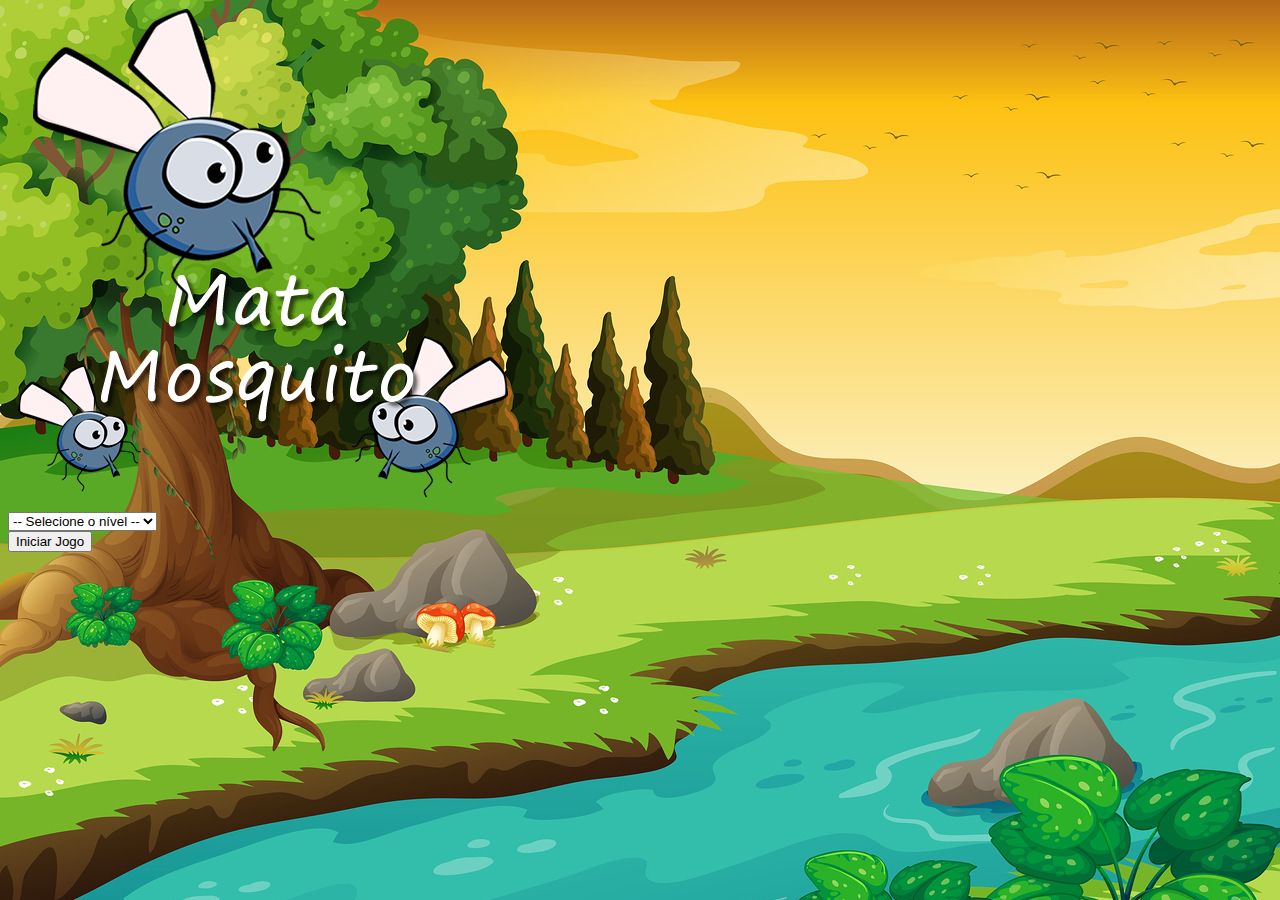
<file: AppMataMosquito/index.html>
<!DOCTYPE html>
<html>
<head>
	<meta charset="utf-8">
	<meta name="viewport" content="width=device-width, initial-scale=1">
	<title></title>

	<link href="https://cdn.jsdelivr.net/npm/bootstrap@5.3.0-alpha3/dist/css/bootstrap.min.css" rel="stylesheet" integrity="sha384-KK94CHFLLe+nY2dmCWGMq91rCGa5gtU4mk92HdvYe+M/SXH301p5ILy+dN9+nJOZ" crossorigin="anonymous">

	<link rel="stylesheet" type="text/css" href="estilo.css">

	<script type="text/javascript">
		function iniciarJogo(){
			var nivel = document.getElementById('nivel').value;
			if(nivel === ''){
				alert('Selecione um nível para iniciar o jogo!');
				return false;
			}

			window.location.href = "app.html?" + nivel;

		}
	</script>

</head>
<body>

	<div class="container">
		<div class="row">
			<div class="col">
				<div class="d-flex justify-content-center">
					<img src="imagens/game.png">
				</div>
			</div>
		</div>

		<div class="row">
			<div class="col">
				<div class="d-flex justify-content-center">
					<div class="mb-2">
						<select class="form-control" id="nivel">
							<option value="">-- Selecione o nível --</option>
							<option value="normal">Normal</option>
							<option value="dificil">Difícil</option>
							<option value="chucknorris">Chuck Norris</option>
						</select>
					</div>
				</div>
			</div>
		</div>

		<div class="row">
			<div class="col">
				<div class="d-flex justify-content-center">
					<button type="button" class="btn btn-danger btn-lg" onclick="iniciarJogo()">Iniciar Jogo</button>
				</div>
			</div>
		</div>

	</div>

</body>
</html>
</file>
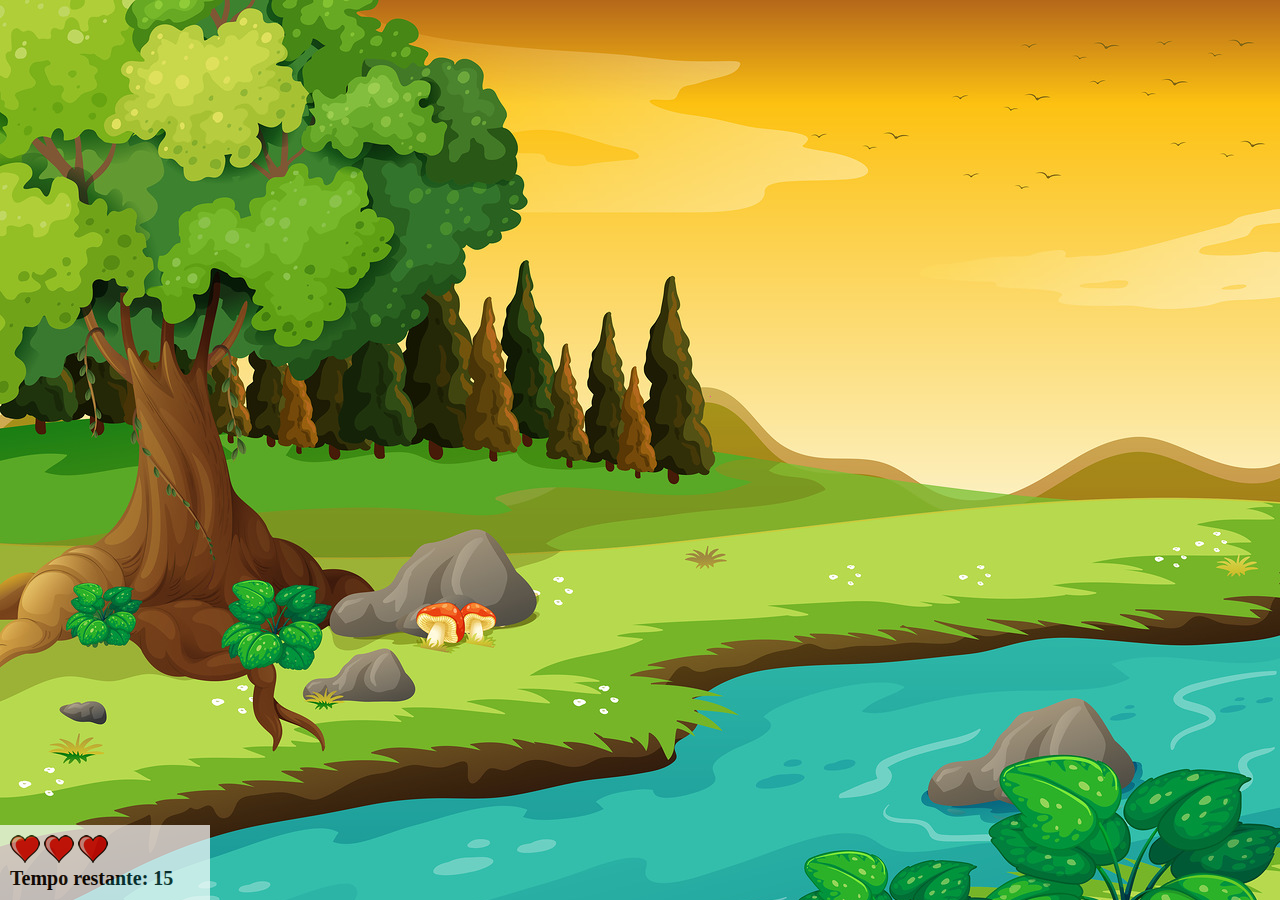
<file: AppMataMosquito/app.html>
<!DOCTYPE html>
<html>
<head>
	<meta charset="utf-8">
	<meta name="viewport" content="width=device-width, initial-scale=1">
	<title></title>

	<link rel="stylesheet" type="text/css" href="estilo.css">
	<script type="text/javascript" src="jogo.js"></script>

</head>
<body onresize="ajustaTamanhoPalcoJogo()">

	<div class="painel">
		<div class="vidas">
			<img id="v1" src="imagens/coracao_cheio.png">
			<img id="v2" src="imagens/coracao_cheio.png">
			<img id="v3" src="imagens/coracao_cheio.png">
		</div>
		<div class="cronometro">
			Tempo restante: <span id="cronometro"></span>
		</div>
	</div>

	<script>
		document.getElementById('cronometro').innerHTML = tempo;

		var criaMosquito = setInterval(function(){
			posicaoRandomica();
		}, criaMosquitoTempo);
	</script>

</body>
</html>
</file>
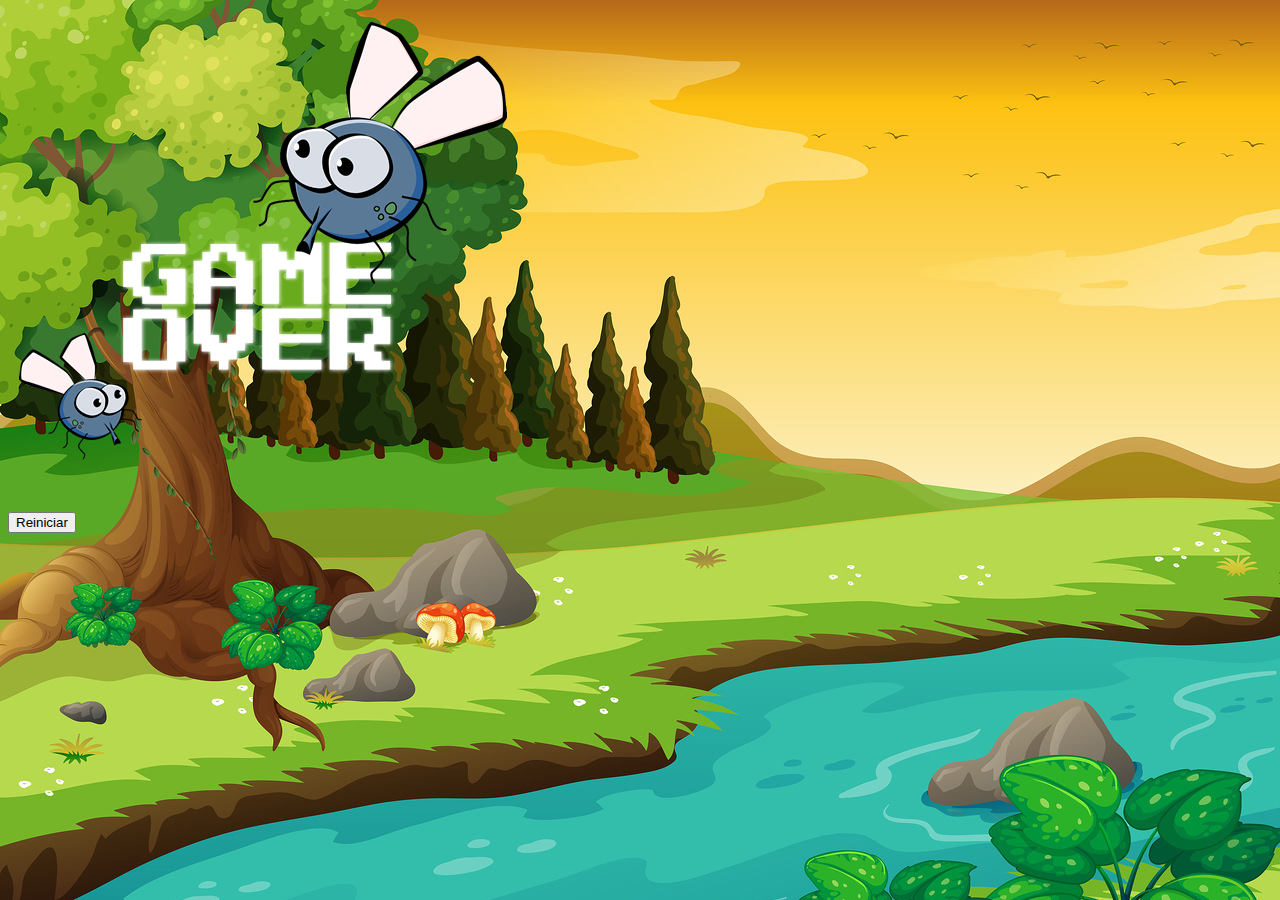
<file: AppMataMosquito/fim_de_jogo.html>
<!DOCTYPE html>
<html>
<head>
	<meta charset="utf-8">
	<meta name="viewport" content="width=device-width, initial-scale=1">
	<title></title>

	<link href="https://cdn.jsdelivr.net/npm/bootstrap@5.3.0-alpha3/dist/css/bootstrap.min.css" rel="stylesheet" integrity="sha384-KK94CHFLLe+nY2dmCWGMq91rCGa5gtU4mk92HdvYe+M/SXH301p5ILy+dN9+nJOZ" crossorigin="anonymous">

	<link rel="stylesheet" type="text/css" href="estilo.css">

</head>
<body>

	<div class="container">
		<div class="row">
			<div class="col">
				<div class="d-flex justify-content-center">
					<img src="imagens/game_over.png">
				</div>
			</div>
		</div>

		<div class="row">
			<div class="col">
				<div class="d-flex justify-content-center">
					<button type="button" class="btn btn-dark btn-lg" onclick="window.location.href = 'index.html' ">Reiniciar</button>
				</div>
			</div>
		</div>
	</div>

</body>
</html>
</file>
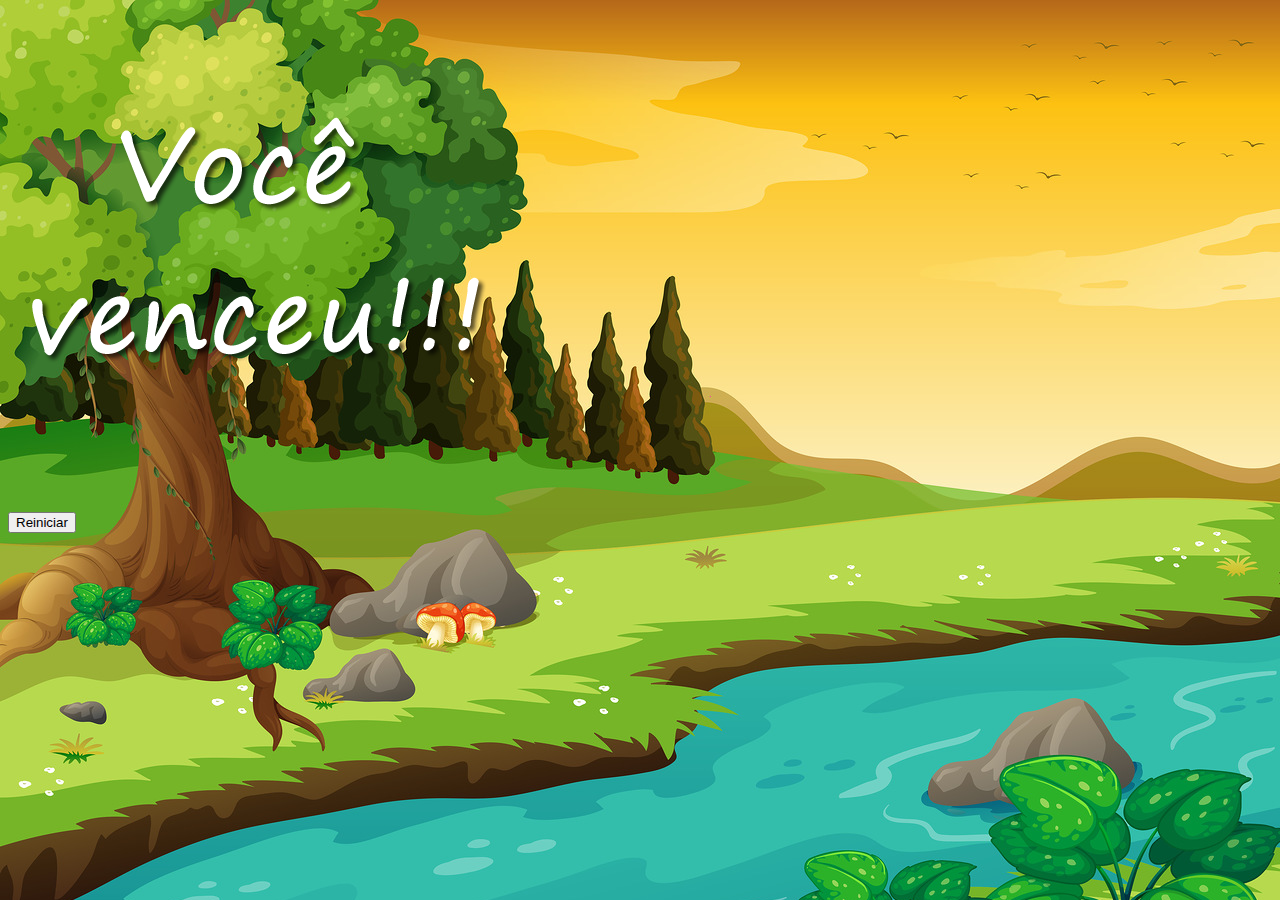
<file: AppMataMosquito/vitoria.html>
<!DOCTYPE html>
<html>
<head>
	<meta charset="utf-8">
	<meta name="viewport" content="width=device-width, initial-scale=1">
	<title></title>

	<link href="https://cdn.jsdelivr.net/npm/bootstrap@5.3.0-alpha3/dist/css/bootstrap.min.css" rel="stylesheet" integrity="sha384-KK94CHFLLe+nY2dmCWGMq91rCGa5gtU4mk92HdvYe+M/SXH301p5ILy+dN9+nJOZ" crossorigin="anonymous">

	<link rel="stylesheet" type="text/css" href="estilo.css">

</head>
<body>

	<div class="container">
		<div class="row">
			<div class="col">
				<div class="d-flex justify-content-center">
					<img src="imagens/vitoria.png">
				</div>
			</div>
		</div>

		<div class="row">
			<div class="col">
				<div class="d-flex justify-content-center">
					<button type="button" class="btn btn-dark btn-lg" onclick="window.location.href = 'index.html' ">Reiniciar</button>
				</div>
			</div>
		</div>
	</div>

</body>
</html>
</file>
<file: AppMataMosquito/estilo.css>
html{
	cursor: url(imagens/mata_mosquito.png) 30 30, auto;
}

body {
	background-image: url(imagens/bg.jpg);
	background-repeat: no-repeat;
	background-size: 100%;
}

.mosquito1 {
	width: 50px;
	height: 50px;
}

.mosquito2 {
	width: 70px;
	height: 70px;
}

.mosquito3 {
	width: 90px;
	height: 90px;
}

.ladoA {
	transform: scaleX(1);
}

.ladoB {
	transform: scaleX(-1);
}

.painel {
	position: absolute;
	width: 190px;
	padding: 10px;
	left: 0px;
	bottom: 0px;
	border-top: solid 1 px #fff;
	background-color: #fff;
	opacity: 0.7;

}

.vidas {
	float: left;
}

.cronometro {
	float: left;
	font-size: 20px;
	font-weight: bold;
}
</file>
